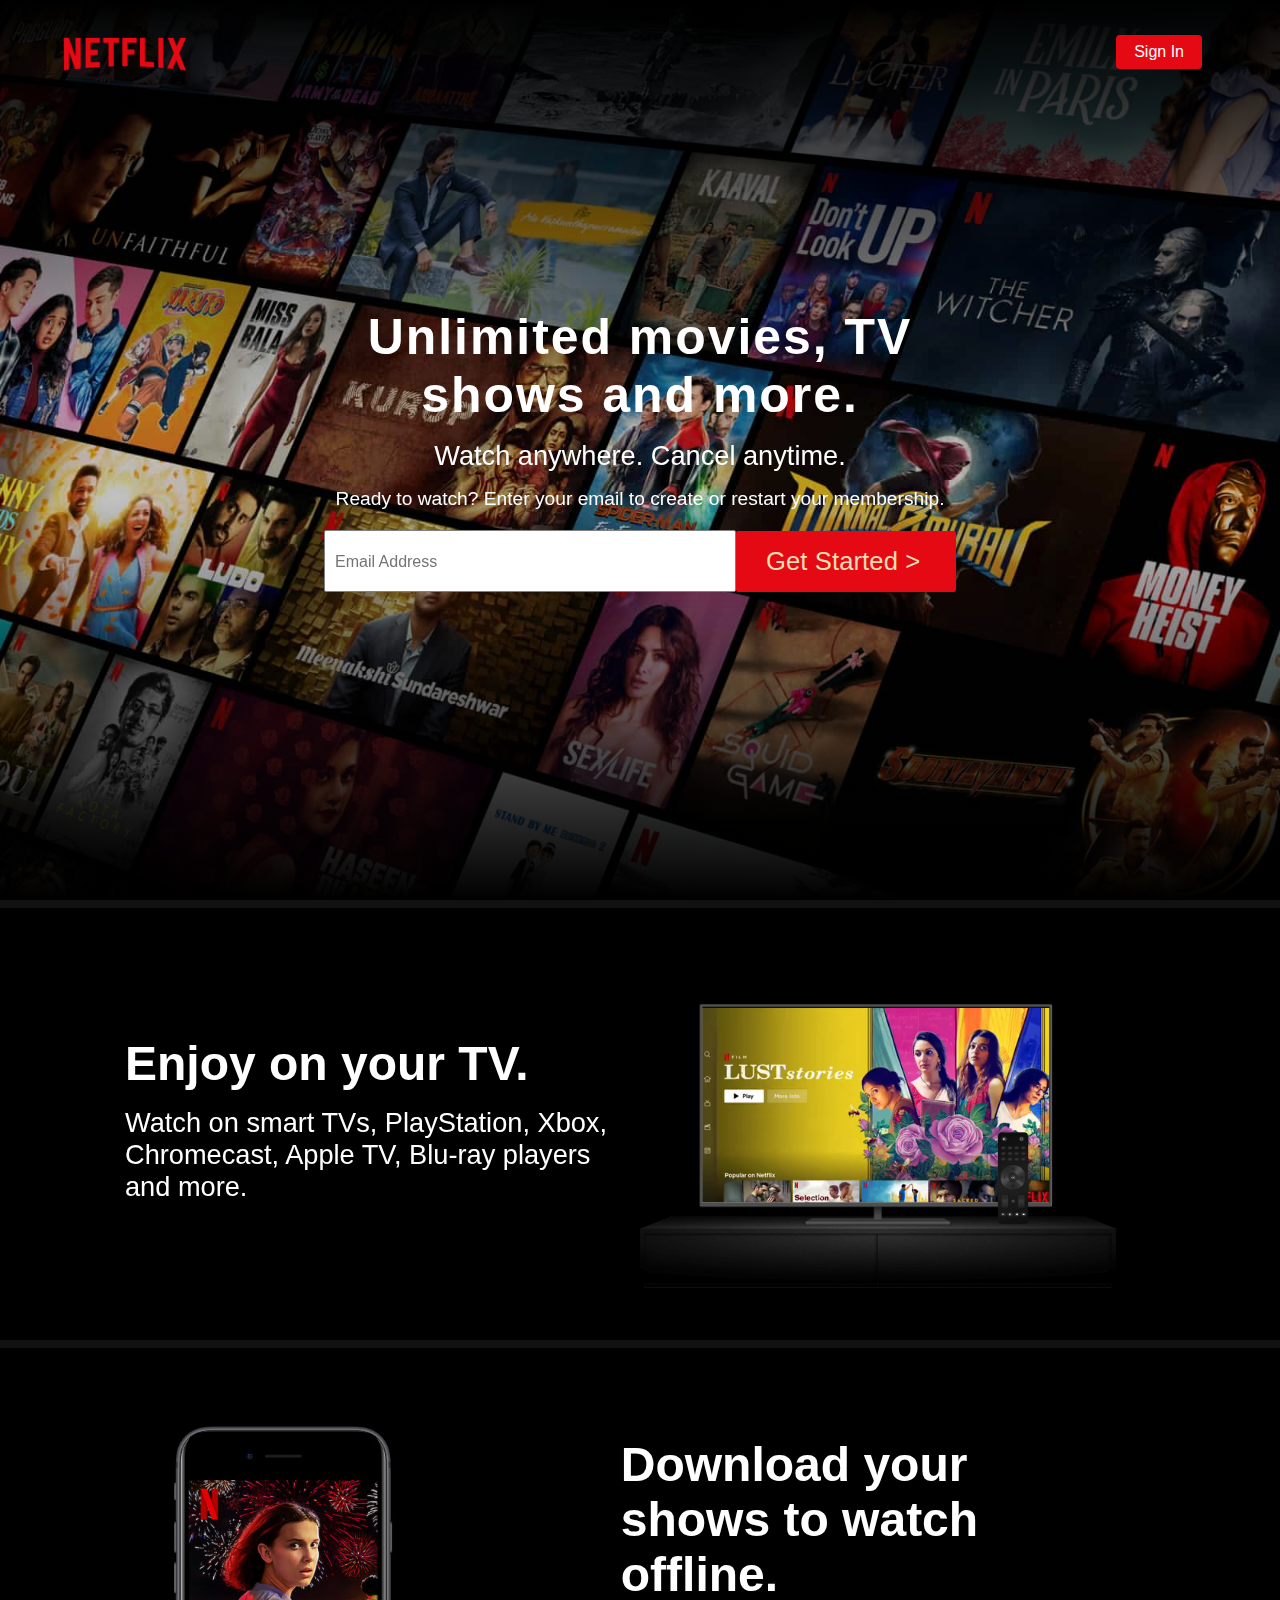
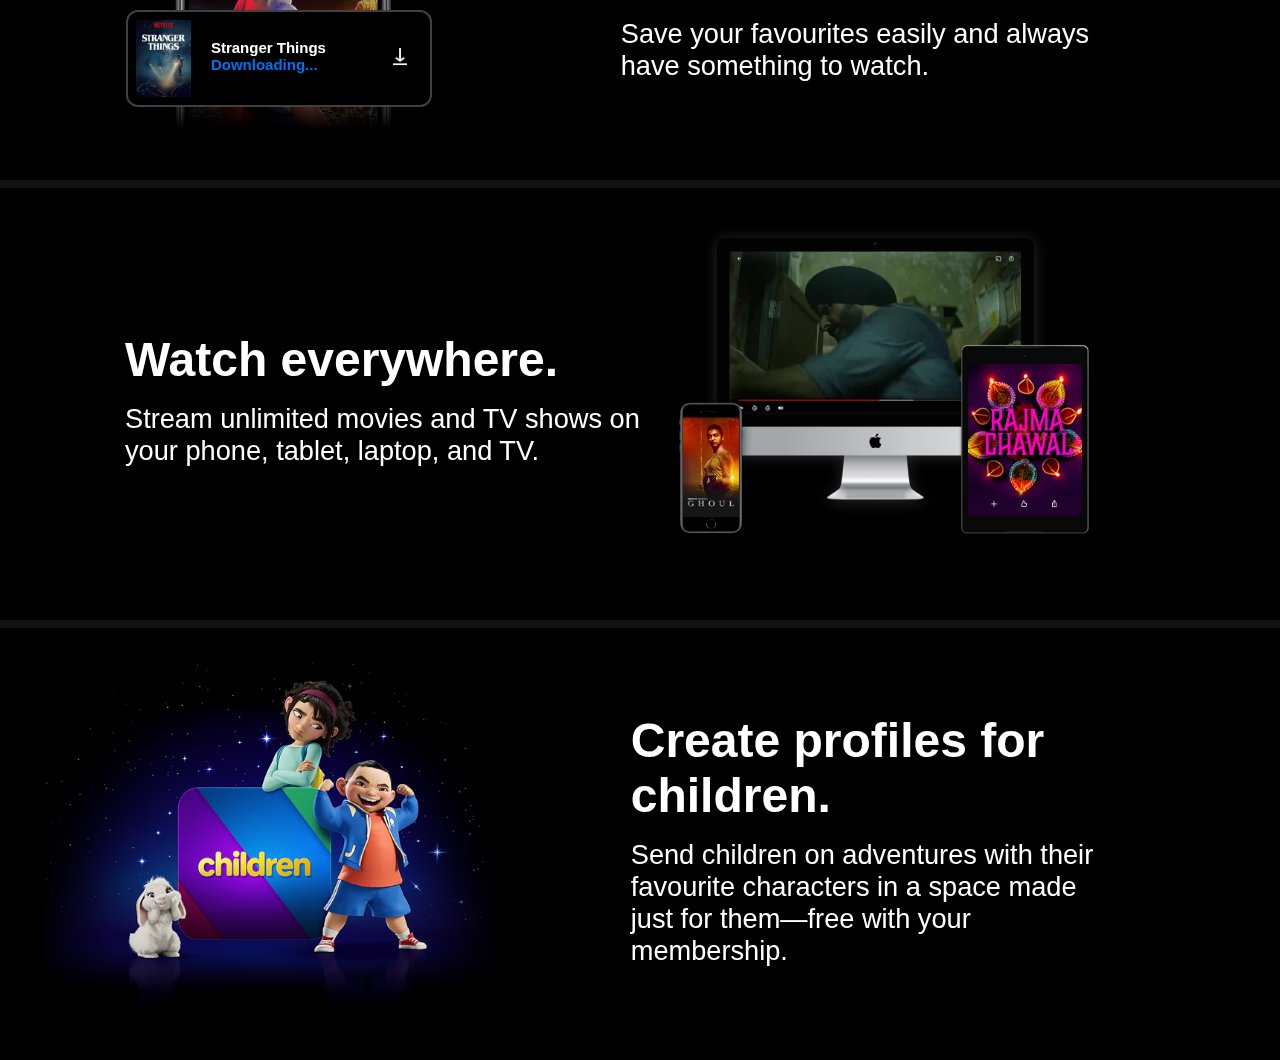
<file: index.html>
<!DOCTYPE html>
<html lang="en">
<head>
    <meta charset="UTF-8">
    <meta http-equiv="X-UA-Compatible" content="IE=edge">
    <meta name="viewport" content="width=device-width, initial-scale=1.0">
    <link rel="stylesheet" href="style.css">
    <link rel="shortcut icon" href="assets/Nicon.ico">
    <title>Netflix India – Watch TV Shows Online, Watch Movies Online</title>
</head>
<body>
    <section class="container">
          <div class="head">
           <img src="assets/Netflix-logo.png" alt="logo">
           <a href="https://www.netflix.com/in/login">Sign In</a>
          </div>
    </section>

    <section class="banner">

        <img src="assets/bg.jpg" alt="bg" class="fit">
        <div class="box">
            <div class="heading">
                <h1>Unlimited movies, TV shows and more.</h1>
                <h5>Watch anywhere. Cancel anytime.</h5>
                <p>Ready to watch? Enter your email to create or restart your membership.</p>
            </div>
            <div class="Email">
                <input type="text" placeholder="Email Address">
                <a href="moviezone.html">Get Started > </a>
            </div>
        </div>

    </section>

     <section class="style-cards">
         
         <div class="card-1">
             <div class="desc-1">
                  <h1>Enjoy on your TV.</h1>
             <p>Watch on smart TVs, PlayStation, Xbox, Chromecast, Apple TV, Blu-ray players and more.</p>
             </div>
              <img src="assets/tv.png" alt="tv">
              <video class="video-1" autoplay="" loop="" muted="" >
                  <source src="assets/card1video.m4v" type="video/mp4">
              </video>
         </div>

        <div class="card-2">
         <img src="assets/card2img.jpg" alt="tv">
         <div class="desc-2">
              <h1>Download your shows to watch offline.</h1>
              <p>Save your favourites easily and always have something to watch.</p>
           </div>
             <div class="downloading">
                 <img class="small" src="assets/card2imgsmall.png" alt="card2imgsmall">
                  <h1>Stranger Things <span>Downloading...</span></h1>
                  <span>
                      <img class="gif-icon" src="assets/download-icon.gif" alt="gif">
                  </span>
             </div>
        </div>

        <div class="card-3">
            <div class="desc-1">
               <h1>Watch everywhere.</h1>
               <p>Stream unlimited movies and TV shows on your phone, tablet, laptop, and TV.</p>
            </div>
             <img src="assets/tv2.png" alt="tv">
             <video class="video-3" autoplay="" loop="" muted="" >
                 <source src="assets/card2video.m4v" type="video/mp4">
             </video>
        </div>  

        <div class="card-4">
            <img src="assets/card4img.png" alt="tv">
            <div class="desc-4">
                 <h1>Create profiles for children.</h1>
                 <p>Send children on adventures with their favourite characters in a space made just
                     for them—free with your membership.</p>
              </div>
           </div>
 
     </section>
</body>
</html>
</file>
<file: style.css>
*{
    margin: 0px;
    padding: 0px; 
}

body{
    font-family: Arial, Helvetica, sans-serif;
    background-color: black;
}

.container .head{
    /* background-color: rgb(60, 60, 160); */
    position: absolute;
    top: 0px;
    left: 0px;
    width: 90%;
    display: flex;
    justify-content: space-between;
    align-items: center;
    z-index: 1000;
    padding: 10px 50px;
}

.container .head a{
    text-decoration: none;
    background-color: #E50914;
    color: white;
    padding: 8px 18px;
    border-radius: 4px;
}

.container .head img{
    width: 13%;
}

.banner{
    width: 100%;
    height: 100vh;
}

.banner .fit{
    width: 100%;
    height: 100%;
    position: absolute;
    top: 0px;
    left: 0px;
    object-fit: cover;
}

.banner .box{
    position: absolute;
    left: 50%;
    top: 50%;
    transform: translate(-50%, -50%);
    z-index: 1000;
}

.banner .box .heading h1{
    color: white;
    font-size: 3.12em;
    letter-spacing: 2px;
    width: 90%;
}

.banner .box .heading h5{
    color: white;
    font-size: 1.7em;
    font-weight: 400;
    padding: 1rem;
}

.banner .box .heading p{
    color: white;
    font-size: 1.2em;
    font-weight: 400;
    padding-bottom: 20px;

}

.banner .box .heading{
    display: flex;
    flex-direction: column;
    justify-content: center;
    align-items: center;
    text-align: center;
}

.banner .box .Email input{
    height: 50px;
    min-width: 400px;
    align-items: center;
    outline: none;
    border: 1px solid gray;
    color: black;
    font-size: 16px;
    border-radius: 2px;
    padding: 10px 10px 0 0;
}

.banner .box .Email input::placeholder{
    position: absolute;
    top: 22px;
    left: 10px;
}

.banner .box .Email{
    display: flex;
    flex-direction: row;
    justify-content: center;
    align-items: center;
}

.banner .box .Email a{
    background: #E50914;
    text-decoration: none;
    color: wheat;
    font-size: 1.6rem;
    font-weight: 400;
    line-height: 61px;
    min-width: 160px;
    letter-spacing: 0.1px;
    border-radius: 2px;
    padding: 0 30px;
}

.banner:before{
    content: '';
    position: absolute;
    top: 0;
    left: 0;
    width: 100%;
    height: 400px;
    z-index: 1;
    background: linear-gradient(to bottom, black, transparent);
}

.banner:after{
    content: '';
    position: absolute;
    bottom: 0;
    left: 0;
    width: 100%;
    height: 400px;
    z-index: 1;
    background: linear-gradient(to top, black, transparent);
}

.card-1,
.card-2,
.card-3,
.card-4{
    border-top: 8px solid #111;
    padding: 50px;
    color: white;
}

.card-1, .card-3{
    position: relative;
    display: grid;
    grid-template-columns: 50% 40%;
    align-items: center;
    text-align: left;
    padding: 25px 45px 50px;
}

.desc-1{
    padding-left: 80px;
}

.style-cards h1{
    font-size: 3rem;
    padding: 1rem;
    padding-left: 0;
}

.style-cards p{
    font-size: 1.7rem;
    line-height: 2rem;
}

.card-1 .video-1{
    position: relative;
    grid-column: 2/2;
    grid-row: 1/2;
    z-index: -1;
    margin-left: 12%;
    width: 77%;
    max-width: 100%;
    height: auto;
    width: 77%;
    box-sizing: content-box;
}

.card-1 img{
    max-width: 100%;
    height: auto;
    grid-column: 2/2;
    grid-row: 1/2;
}

.card-3 .video-3{
    position: relative;
    grid-column: 2/2;
    grid-row: 1/2;
    z-index: -1;
    width: 62%;
    margin-left: 18%;
    margin-bottom: 28%;
    max-width: 100%;
    height: auto;
    box-sizing: content-box;
}

.card-3 img{
    max-width: 100%;
    height: auto;
    grid-column: 2/2;
    grid-row: 1/2;
}

.card-2, .card-4{
    position: relative;
    display: grid;
    grid-template-columns: 40% 50%;
    align-items: center;
    padding: 25px 45px 50px;

}

.desc-2{
    padding-left: 70px;
    margin-left: 5%;
}

.desc-4{
    padding-left: 80px;
    margin-left: 5%;
}

.card-2 img{
    max-width: 100%;
    grid-column: 1/2;
    grid-row: 1/2;
}

.card-4 img{
    max-width: 100%;
    grid-column: 1/2;
    grid-row: 1/2;
}

.card-2 .downloading{
    position: relative;
    background-color: #000;
    display: flex;
    align-items: center;
    border: 2px solid #404040;
    border-radius: .75em;
    padding: 8px;
    justify-content: space-between;
    left: 17%;
    grid-column: 1/2;
    grid-row: 1/2;
    top: 30%;
    max-width: 60%;
}

.card-2 .downloading .small{
    width: 55px;
    max-width: 100%;
}

.card-2 .downloading .gif-icon{
    width: 65px;
    max-width: 100%;
}

.card-2 .downloading h1{
    font-size: 15px;
    padding-top: 10px;
    padding-left: 20px;
}

.card-2 .downloading span{
   font-family: Arial, Helvetica, sans-serif;
   color: #0071EB;
}
</file>
